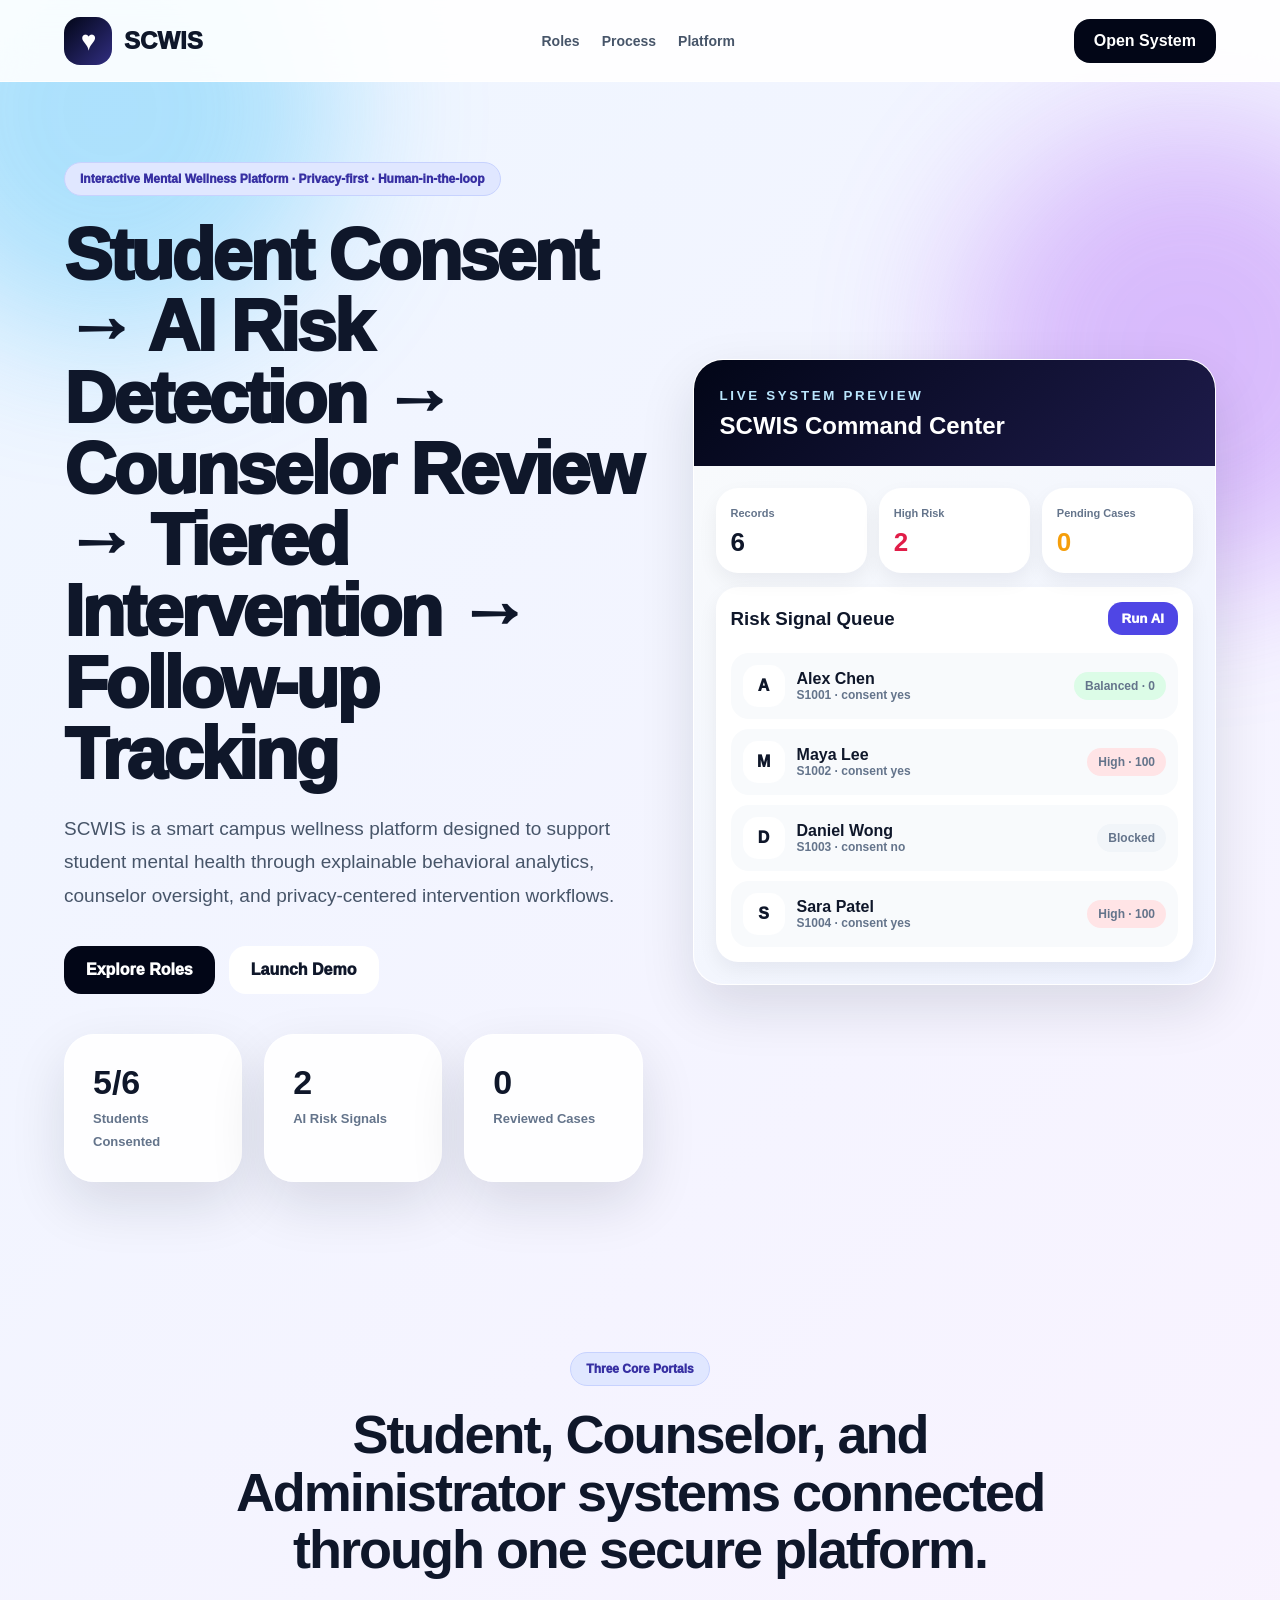
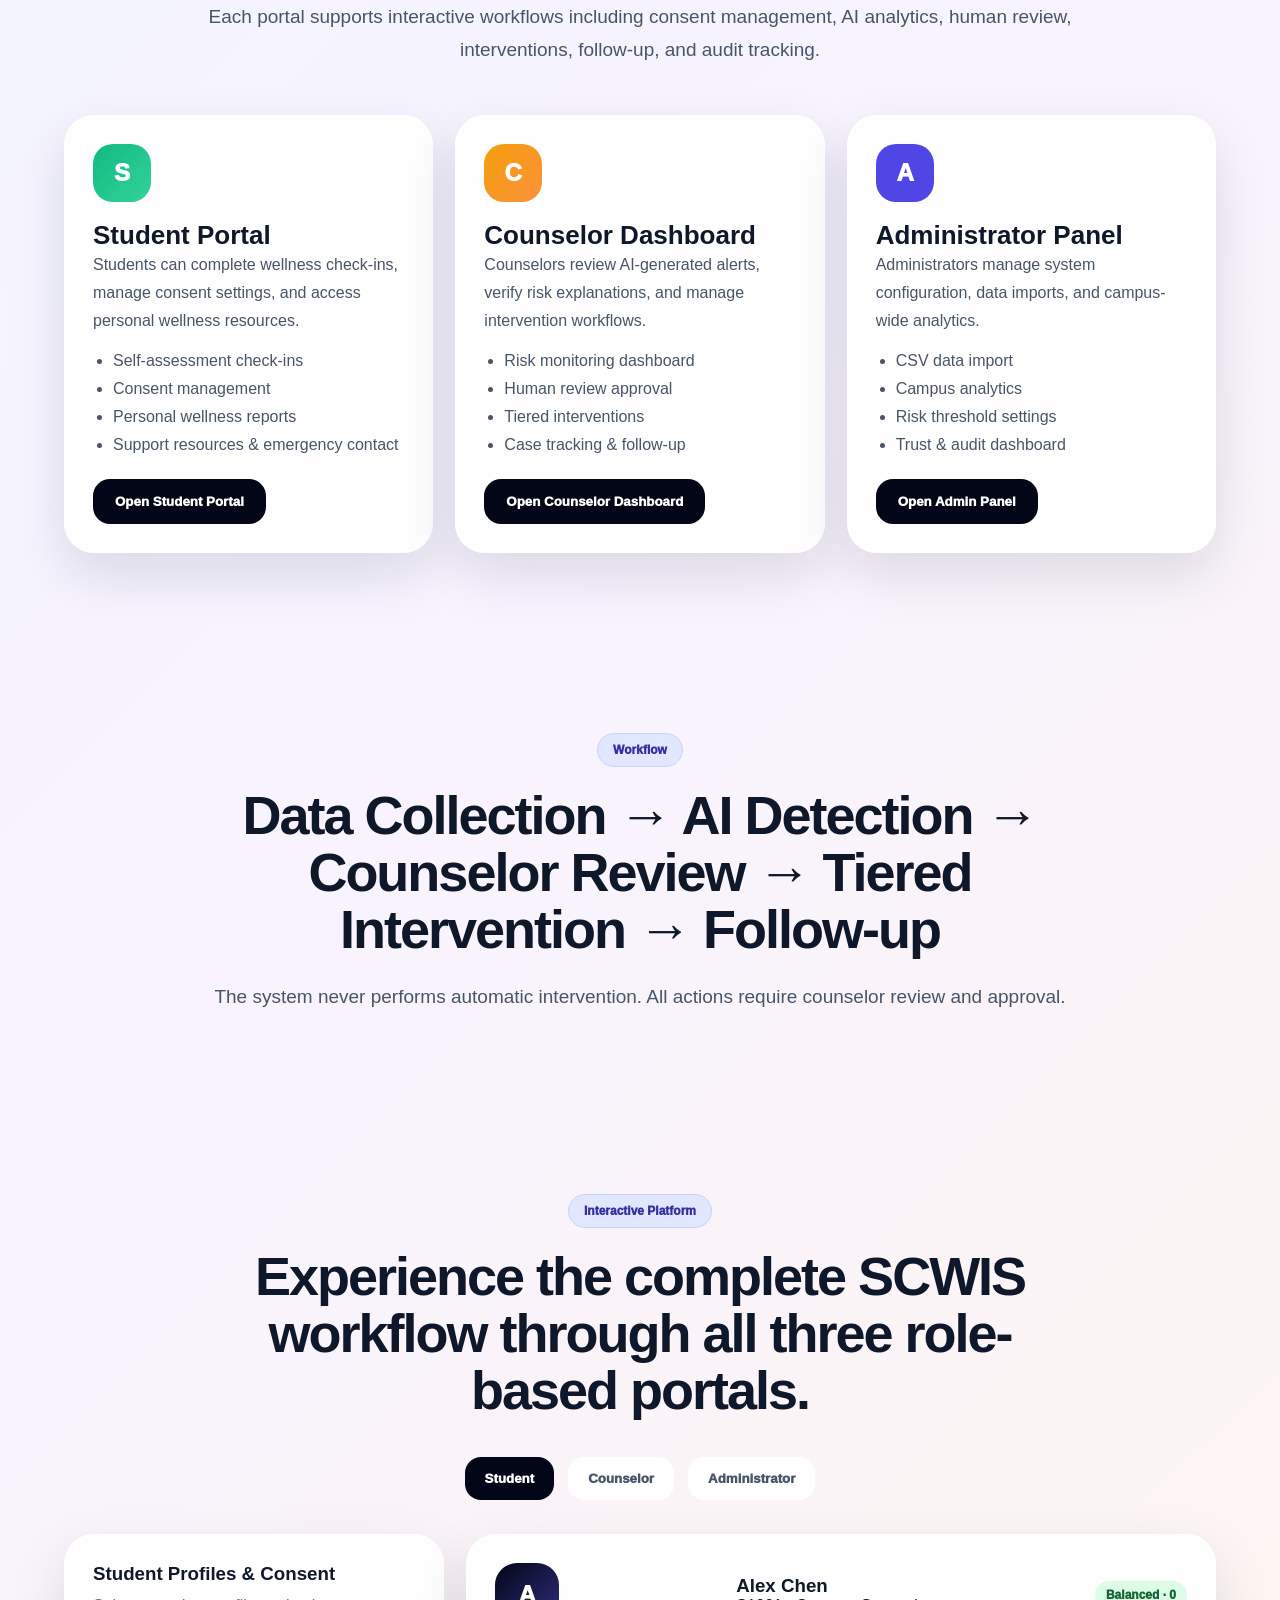
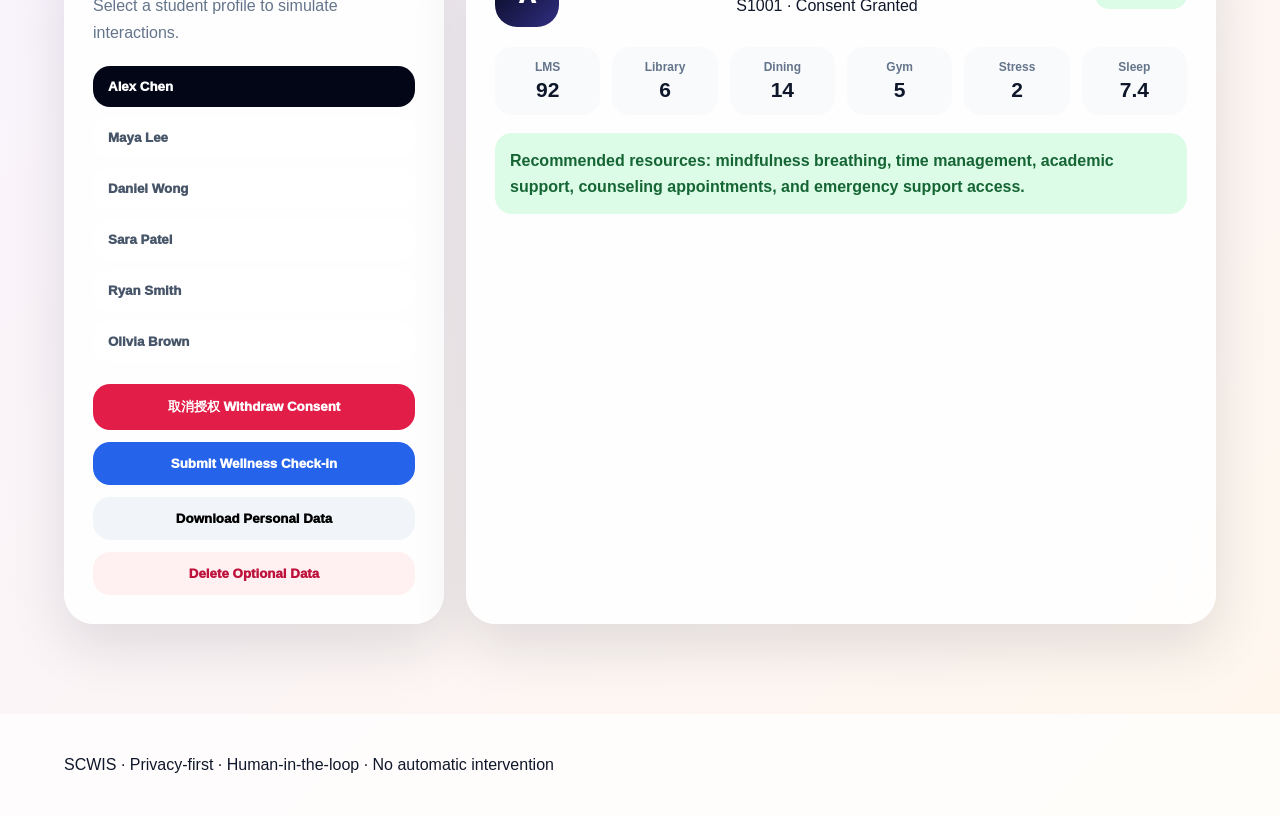
<file: index.html>
<!DOCTYPE html>
<html lang="en">
<head>
<meta charset="UTF-8">
<meta name="viewport" content="width=device-width, initial-scale=1.0">
<title>SCWIS | Smart Campus Wellness Information System</title>
<link rel="stylesheet" href="style.css">
</head>
<body>
<nav>
<a class="logo" href="#top"><span>♥</span>SCWIS</a>
<div class="navlinks">
<a href="#roles">Roles</a>
<a href="#process">Process</a>
<a href="#system">Platform</a>
</div>
<a class="navbtn" href="#system">Open System</a>
</nav>

<main id="top">
<section class="hero">
<div>
<span class="badge">Interactive Mental Wellness Platform · Privacy-first · Human-in-the-loop</span>
<h1>Student Consent → AI Risk Detection → Counselor Review → Tiered Intervention → Follow-up Tracking</h1>
<p>SCWIS is a smart campus wellness platform designed to support student mental health through explainable behavioral analytics, counselor oversight, and privacy-centered intervention workflows.</p>

<div class="actions">
<a class="btn dark" href="#roles">Explore Roles</a>
<a class="btn light" href="#system">Launch Demo</a>
</div>

<div class="stats">
<div class="card stat"><h2 id="statConsented">0/0</h2><p>Students Consented</p></div>
<div class="card stat"><h2 id="statSignals">0</h2><p>AI Risk Signals</p></div>
<div class="card stat"><h2 id="statReviewed">0</h2><p>Reviewed Cases</p></div>
</div>
</div>

<div class="card preview">
<div class="previewTop">
<small>LIVE SYSTEM PREVIEW</small>
<h2>SCWIS Command Center</h2>
</div>

<div class="previewBody">
<div class="mini">
<div><span>Records</span><b id="miniRecords">0</b></div>
<div><span>High Risk</span><b id="miniHigh" class="redText">0</b></div>
<div><span>Pending Cases</span><b id="miniPending" class="amberText">0</b></div>
</div>

<div class="queue">
<div class="head">
<h3>Risk Signal Queue</h3>
<button class="small-btn" onclick="runAI()">Run AI</button>
</div>
<div id="previewQueue"></div>
</div>
</div>
</div>
</section>

<section id="roles" class="section">
<div class="section-head">
<span class="badge">Three Core Portals</span>
<h2>Student, Counselor, and Administrator systems connected through one secure platform.</h2>
<p>Each portal supports interactive workflows including consent management, AI analytics, human review, interventions, follow-up, and audit tracking.</p>
</div>

<div class="windows">
<div class="card window">
<div class="icon green">S</div>
<h3>Student Portal</h3>
<p>Students can complete wellness check-ins, manage consent settings, and access personal wellness resources.</p>
<ul>
<li>Self-assessment check-ins</li>
<li>Consent management</li>
<li>Personal wellness reports</li>
<li>Support resources & emergency contact</li>
</ul>
<button class="btn dark" onclick="openPanel('student')">Open Student Portal</button>
</div>

<div class="card window">
<div class="icon orange">C</div>
<h3>Counselor Dashboard</h3>
<p>Counselors review AI-generated alerts, verify risk explanations, and manage intervention workflows.</p>
<ul>
<li>Risk monitoring dashboard</li>
<li>Human review approval</li>
<li>Tiered interventions</li>
<li>Case tracking & follow-up</li>
</ul>
<button class="btn dark" onclick="openPanel('counselor')">Open Counselor Dashboard</button>
</div>

<div class="card window">
<div class="icon purple">A</div>
<h3>Administrator Panel</h3>
<p>Administrators manage system configuration, data imports, and campus-wide analytics.</p>
<ul>
<li>CSV data import</li>
<li>Campus analytics</li>
<li>Risk threshold settings</li>
<li>Trust & audit dashboard</li>
</ul>
<button class="btn dark" onclick="openPanel('admin')">Open Admin Panel</button>
</div>
</div>
</section>

<section id="process" class="section">
<div class="section-head">
<span class="badge">Workflow</span>
<h2>Data Collection → AI Detection → Counselor Review → Tiered Intervention → Follow-up</h2>
<p>The system never performs automatic intervention. All actions require counselor review and approval.</p>
</div>
</section>

<section id="system" class="section">
<div class="section-head">
<span class="badge">Interactive Platform</span>
<h2>Experience the complete SCWIS workflow through all three role-based portals.</h2>
</div>

<div class="tabs">
<button id="tabStudent" class="active" onclick="openPanel('student')">Student</button>
<button id="tabCounselor" onclick="openPanel('counselor')">Counselor</button>
<button id="tabAdmin" onclick="openPanel('admin')">Administrator</button>
</div>

<div id="studentPanel" class="panel active">
<div class="portal">
<div class="card">
<h3>Student Profiles & Consent</h3>
<p class="muted">Select a student profile to simulate interactions.</p>
<div id="studentList" class="studentList"></div>

<div class="actionList">
<button id="consentButton" onclick="toggleConsent()">Withdraw Consent</button>
<button class="bluebtn" onclick="submitSelfAssessment()">Submit Wellness Check-in</button>
<button onclick="downloadStudentData()">Download Personal Data</button>
<button class="outline" onclick="deleteStudentData()">Delete Optional Data</button>
</div>
</div>

<div class="card">
<div class="profileHead">
<div id="profileAvatar" class="avatar darkA big">A</div>
<div>
<h3 id="profileName">Student</h3>
<p id="profileMeta">ID · Consent</p>
</div>
<span id="profileRisk" class="pill balanced">Balanced</span>
</div>

<div id="dataGrid" class="dataGrid"></div>

<div class="note">
Recommended resources: mindfulness breathing, time management, academic support, counseling appointments, and emergency support access.
</div>
</div>
</div>
</div>

<div id="counselorPanel" class="panel">
<div class="grid4">
<div class="card stat"><h2 id="dashNeedReview">0</h2><p>Students Requiring Attention</p></div>
<div class="card stat"><h2 id="dashPending">0</h2><p>Pending Cases</p></div>
<div class="card stat"><h2 id="dashReviewed">0</h2><p>Reviewed Cases</p></div>
<div class="card stat"><h2 id="dashSupport">0</h2><p>Interventions Started</p></div>
</div>

<div class="caseLayout">
<div class="card">
<div class="head">
<h3>Risk Alerts & Human Review</h3>
<button class="small-btn" onclick="runAI()">Generate AI Alerts</button>
</div>
<div id="caseGrid" class="caseGrid"></div>
</div>

<div class="card">
<h3>Intervention Levels</h3>
<div class="note">Level 1: Self-help resources</div>
<div class="note warnNote">Level 2: Gentle reminders & appointment suggestions</div>
<div class="note redNote">Level 3: Active counselor outreach & counseling</div>
</div>
</div>
</div>

<div id="adminPanel" class="panel">
<div class="demo">
<div class="card">
<h3>Data Import & System Settings</h3>

<label class="upload">
<span class="uploadIcon">⬆</span>
<strong>Upload CSV Dataset</strong>
<span>Use the provided template format</span>
<input type="file" accept=".csv" onchange="uploadCSV(event)">
</label>

<button class="wide dark" onclick="downloadCSVTemplate()">Download CSV Template</button>
<button class="wide purple" onclick="runAI()">Run AI Detection</button>
<button class="wide" onclick="resetDatabase()">Reset Local Database</button>
</div>

<div class="card">
<div class="head">
<div>
<h3>Student Records</h3>
<p class="muted">Administrative demonstration view.</p>
</div>
<div class="search">
🔍
<input id="searchInput" placeholder="Search student or ID" oninput="renderAll()">
</div>
</div>

<div id="recordsList" class="records"></div>
</div>
</div>

<div class="card audit">
<h3>Audit Log & Trust Dashboard</h3>
<p>Tracks consent changes, AI detections, counselor reviews, interventions, and system updates.</p>
<div id="logList" class="logs"></div>
</div>
</div>
</section>
</main>

<footer>
SCWIS · Privacy-first · Human-in-the-loop · No automatic intervention
</footer>

<script src="app.js"></script>
</body>
</html>
</file>
<file: style.css>
:root{--dark:#07111f;--text:#0f172a;--muted:#64748b;--line:#e2e8f0;--blue:#2563eb;--indigo:#4f46e5;--green:#10b981;--amber:#f59e0b;--rose:#ef4444;--card:rgba(255,255,255,.88);--shadow:0 22px 55px rgba(15,23,42,.12)}
*{box-sizing:border-box;margin:0;padding:0;font-family:Inter,-apple-system,BlinkMacSystemFont,"Segoe UI",Arial,sans-serif}
html{scroll-behavior:smooth}body{background:linear-gradient(135deg,#eef6ff,#f8f3ff 52%,#fff7ed);color:var(--text);overflow-x:hidden}
body:before,body:after{content:"";position:fixed;z-index:-1;width:460px;height:460px;border-radius:50%;filter:blur(75px);opacity:.36}body:before{background:#38bdf8;top:-120px;left:-120px}body:after{background:#a855f7;top:120px;right:-140px}
a{text-decoration:none;color:inherit}button,input,select,textarea{font-family:inherit}button{border:0;cursor:pointer}
nav{position:sticky;top:0;z-index:10;height:82px;background:rgba(255,255,255,.9);backdrop-filter:blur(16px);display:flex;align-items:center;justify-content:space-between;padding:0 5vw;border-bottom:1px solid rgba(255,255,255,.8)}
.logo{display:flex;align-items:center;gap:12px;font-weight:950;font-size:24px}.logo span{width:48px;height:48px;border-radius:16px;background:linear-gradient(135deg,#020617,#312e81);color:white;display:grid;place-items:center}
.navlinks{display:flex;gap:22px;font-weight:800;color:#475569;font-size:14px}.navbtn{background:#020617;color:white;border-radius:16px;padding:13px 20px;font-weight:900}
.hero{max-width:1280px;margin:auto;display:grid;grid-template-columns:1.05fr .95fr;gap:50px;align-items:center;padding:80px 5vw}
.badge{display:inline-block;background:#e0e7ff;color:#3730a3;border:1px solid #c7d2fe;border-radius:999px;padding:9px 15px;font-size:12px;font-weight:950}
h1{font-size:clamp(42px,6vw,72px);line-height:.99;letter-spacing:-3px;margin-top:24px;font-weight:950}
.hero p,.section-head p{margin-top:22px;color:#475569;font-size:19px;line-height:1.75}.muted{color:#64748b;margin-top:8px;line-height:1.65}
.actions{display:flex;gap:14px;margin-top:34px;flex-wrap:wrap}.btn{border-radius:17px;padding:15px 22px;font-weight:950;display:inline-flex;align-items:center;justify-content:center;gap:8px}.dark{background:#020617!important;color:white!important}.light{background:white;color:#0f172a}.purple{background:#4f46e5!important;color:white!important}
.card{background:var(--card);border:1px solid rgba(255,255,255,.8);border-radius:30px;padding:28px;box-shadow:var(--shadow);backdrop-filter:blur(16px)}
.stats,.windows,.grid4,.analytics,.demo,.portal,.caseLayout{display:grid;gap:22px}.stats{grid-template-columns:repeat(3,1fr);margin-top:40px}.stat h2{font-size:34px}.stat p{font-size:13px;margin-top:6px;color:#64748b;font-weight:800}
.preview{padding:0;overflow:hidden}.previewTop{background:linear-gradient(135deg,#020617,#1e1b4b);color:white;padding:26px}.previewTop small{color:#bae6fd;font-weight:900;letter-spacing:.2em}.previewTop h2{margin-top:8px}
.previewBody{padding:22px;background:linear-gradient(135deg,#f8fafc,#eef2ff)}.mini{display:grid;grid-template-columns:repeat(3,1fr);gap:12px}.mini div,.queue{background:white;border-radius:22px;padding:15px;box-shadow:0 8px 20px rgba(15,23,42,.06)}.mini span{font-size:11px;color:#64748b;font-weight:900}.mini b{display:block;font-size:26px;margin-top:6px}.queue{margin-top:14px}
.head,.profileHead{display:flex;justify-content:space-between;gap:14px;align-items:center;margin-bottom:18px}.small-btn{padding:9px 14px;border-radius:14px;background:#4f46e5;color:white;font-weight:950}
.row{display:grid;grid-template-columns:42px 1fr auto;gap:12px;align-items:center;background:#f8fafc;border-radius:18px;padding:12px;margin-top:10px}.avatar{width:42px;height:42px;border-radius:15px;background:white;display:grid;place-items:center;font-weight:950}.avatar.darkA{background:linear-gradient(135deg,#020617,#312e81);color:white}.big{width:64px;height:64px;border-radius:22px;font-size:24px}
.row span,.record span{font-size:12px;color:#64748b;font-weight:800;display:block}.pill{border-radius:999px;padding:7px 11px;font-size:12px;font-weight:950;white-space:nowrap}.high{background:#ffe4e6;color:#9f1239}.medium{background:#fef3c7;color:#92400e}.low{background:#e0f2fe;color:#0369a1}.balanced{background:#dcfce7;color:#166534}.blocked{background:#f1f5f9;color:#475569}
.section{max-width:1280px;margin:auto;padding:90px 5vw}.section-head{text-align:center;max-width:880px;margin:auto}.section-head h2{font-size:clamp(34px,4.5vw,54px);line-height:1.06;letter-spacing:-2px;margin-top:20px}
.windows{grid-template-columns:repeat(3,1fr);margin-top:48px}.window h3{font-size:26px;margin-top:18px}.window p,.window li{color:#475569;line-height:1.75}.window ul{padding-left:20px;margin-top:12px}.window button{margin-top:20px}
.icon{width:58px;height:58px;border-radius:20px;display:grid;place-items:center;color:white;font-weight:950;font-size:24px}.green{background:linear-gradient(135deg,#10b981,#34d399)}.orange{background:linear-gradient(135deg,#f59e0b,#fb923c)}.purpleIcon{background:linear-gradient(135deg,#4f46e5,#8b5cf6)}
.tabs{display:flex;justify-content:center;gap:14px;flex-wrap:wrap;margin-top:38px}.tabs button{background:white;color:#475569;border-radius:16px;padding:14px 20px;font-weight:950}.tabs button.active{background:#020617;color:white}
.panel{display:none}.panel.active{display:block}.portal{grid-template-columns:380px 1fr;margin-top:34px}.studentList{display:grid;gap:10px;margin-top:20px}.studentList button{background:white;text-align:left;border-radius:17px;padding:13px 15px;font-weight:950;color:#475569}.studentList button.sel{background:#020617;color:white}
.actionList{display:grid;gap:12px;margin-top:22px}.actionList button,.wide{border-radius:17px;padding:14px 16px;font-weight:950;background:#f1f5f9}.actionList .danger{background:#e11d48;color:white}.actionList .safe{background:#059669;color:white}.actionList .outline{background:#fff1f2;color:#be123c}.actionList .bluebtn{background:#2563eb;color:white}
.dataGrid{display:grid;grid-template-columns:repeat(6,1fr);gap:12px;margin-top:20px}.dataGrid div{text-align:center;background:#f8fafc;border-radius:17px;padding:13px}.dataGrid span{display:block;font-size:12px;color:#64748b;font-weight:900}.dataGrid b{display:block;font-size:21px;margin-top:4px}
.note{margin-top:18px;background:#dcfce7;color:#166534;padding:15px;border-radius:17px;font-weight:800;line-height:1.6}.warnNote{background:#fef3c7;color:#92400e}.redNote{background:#ffe4e6;color:#9f1239}
.formGrid{display:grid;grid-template-columns:repeat(2,1fr);gap:14px;margin-top:18px}.field label{display:block;font-size:12px;color:#64748b;font-weight:900;margin-bottom:6px}.field input,.field select{width:100%;border:1px solid #e2e8f0;border-radius:14px;padding:12px;background:white}
.caseLayout{grid-template-columns:1fr 420px;margin-top:24px}.grid4{grid-template-columns:repeat(4,1fr);margin-top:34px}.caseGrid{display:grid;grid-template-columns:repeat(2,1fr);gap:15px;margin-top:18px}.case{background:white;border-radius:22px;padding:17px}.case p{background:#f8fafc;border-radius:14px;padding:9px;margin-top:8px;font-size:12px;color:#475569;font-weight:700}.caseActions{display:grid;grid-template-columns:repeat(3,1fr);gap:8px;margin-top:12px}.caseActions button{border-radius:14px;padding:11px;font-weight:950}.caseActions button:nth-child(1){background:#059669;color:white}.caseActions button:nth-child(2){background:#2563eb;color:white}.caseActions button:nth-child(3){background:#f1f5f9}
.empty{grid-column:1/-1;background:rgba(255,255,255,.72);border-radius:22px;padding:38px;text-align:center;color:#64748b}
.analytics{grid-template-columns:1fr 1fr;margin-top:34px}.full{grid-column:1/-1}.barChart{height:280px;display:flex;align-items:flex-end;gap:14px}.barItem{flex:1;text-align:center}.barTrack{height:210px;max-width:55px;margin:auto;background:#eef2ff;border-radius:18px;display:flex;align-items:flex-end;overflow:hidden}.barFill{width:100%;border-radius:18px 18px 0 0}.red{background:linear-gradient(#fb7185,#e11d48)}.amber{background:linear-gradient(#fbbf24,#f59e0b)}.cyan{background:linear-gradient(#38bdf8,#0ea5e9)}.greenB{background:linear-gradient(#34d399,#10b981)}.gray{background:linear-gradient(#cbd5e1,#94a3b8)}.barItem span{font-size:12px;color:#64748b;font-weight:900}.barItem b{display:block}
.trend{height:270px;background:linear-gradient(#f8fafc,#eef2ff);border-radius:24px;padding:22px 10px 8px;display:flex;align-items:flex-end;gap:20px}.trendCol{flex:1;text-align:center}.trendBars{height:200px;display:flex;align-items:flex-end;justify-content:center;gap:8px}.trendBar{width:22px;border-radius:12px 12px 0 0}.stress{background:linear-gradient(#fb7185,#f43f5e)}.well{background:linear-gradient(#38bdf8,#4f46e5)}
.pieLayout{min-height:250px;display:flex;align-items:center;justify-content:center;gap:24px}.column{flex-direction:column}.pie{width:170px;height:170px;border-radius:50%;display:grid;place-items:center;box-shadow:inset 0 0 0 22px rgba(255,255,255,.68)}.pie span{width:76px;height:76px;border-radius:50%;background:white;display:grid;place-items:center;font-size:26px;font-weight:950}.legend{display:grid;gap:10px;color:#475569;font-weight:800}.legend i{display:inline-block;width:11px;height:11px;border-radius:50%;margin-right:7px}
.demo{grid-template-columns:390px 1fr;gap:22px;margin-top:24px}.upload{margin-top:22px;border:2px dashed #cbd5e1;border-radius:24px;padding:34px;text-align:center;color:#64748b;background:rgba(255,255,255,.65);display:grid;gap:8px;cursor:pointer}.upload input{display:none}.uploadIcon{font-size:40px}.wide{width:100%;margin-top:12px}.wide.dark{background:#020617;color:white}.wide.purple{background:#4f46e5;color:white}
.search{background:white;border-radius:17px;padding:12px 14px;display:flex;gap:8px;box-shadow:0 8px 18px rgba(15,23,42,.06)}.search input{border:0;outline:0;background:transparent;font-weight:700}.records{display:grid;gap:12px;margin-top:20px}.record{background:white;border-radius:22px;padding:14px;display:grid;grid-template-columns:48px 1fr 130px 1.2fr;gap:14px;align-items:center}.record p{color:#475569;font-size:13px}
.audit{margin-top:24px;background:#020617;color:white}.audit p{color:#cbd5e1}.logs{margin-top:16px;display:grid;gap:9px;max-height:260px;overflow:auto}.logs div{background:rgba(255,255,255,.1);border-radius:14px;padding:11px;color:#e2e8f0;font-size:12px;font-weight:800}
.redText{color:#e11d48}.amberText{color:#f59e0b}footer{padding:42px 5vw;background:rgba(255,255,255,.72)}
@media(max-width:1100px){.hero,.portal,.caseLayout,.demo{grid-template-columns:1fr}.windows,.analytics,.grid4{grid-template-columns:1fr 1fr}.caseGrid{grid-template-columns:1fr}.record{grid-template-columns:48px 1fr}.record p{grid-column:1/-1}.dataGrid{grid-template-columns:repeat(3,1fr)}}
@media(max-width:760px){.navlinks,.navbtn{display:none}.stats,.mini,.windows,.analytics,.grid4,.formGrid{grid-template-columns:1fr}.head,.profileHead{flex-direction:column;align-items:flex-start}.dataGrid{grid-template-columns:repeat(2,1fr)}.caseActions{grid-template-columns:1fr}}
</file>
